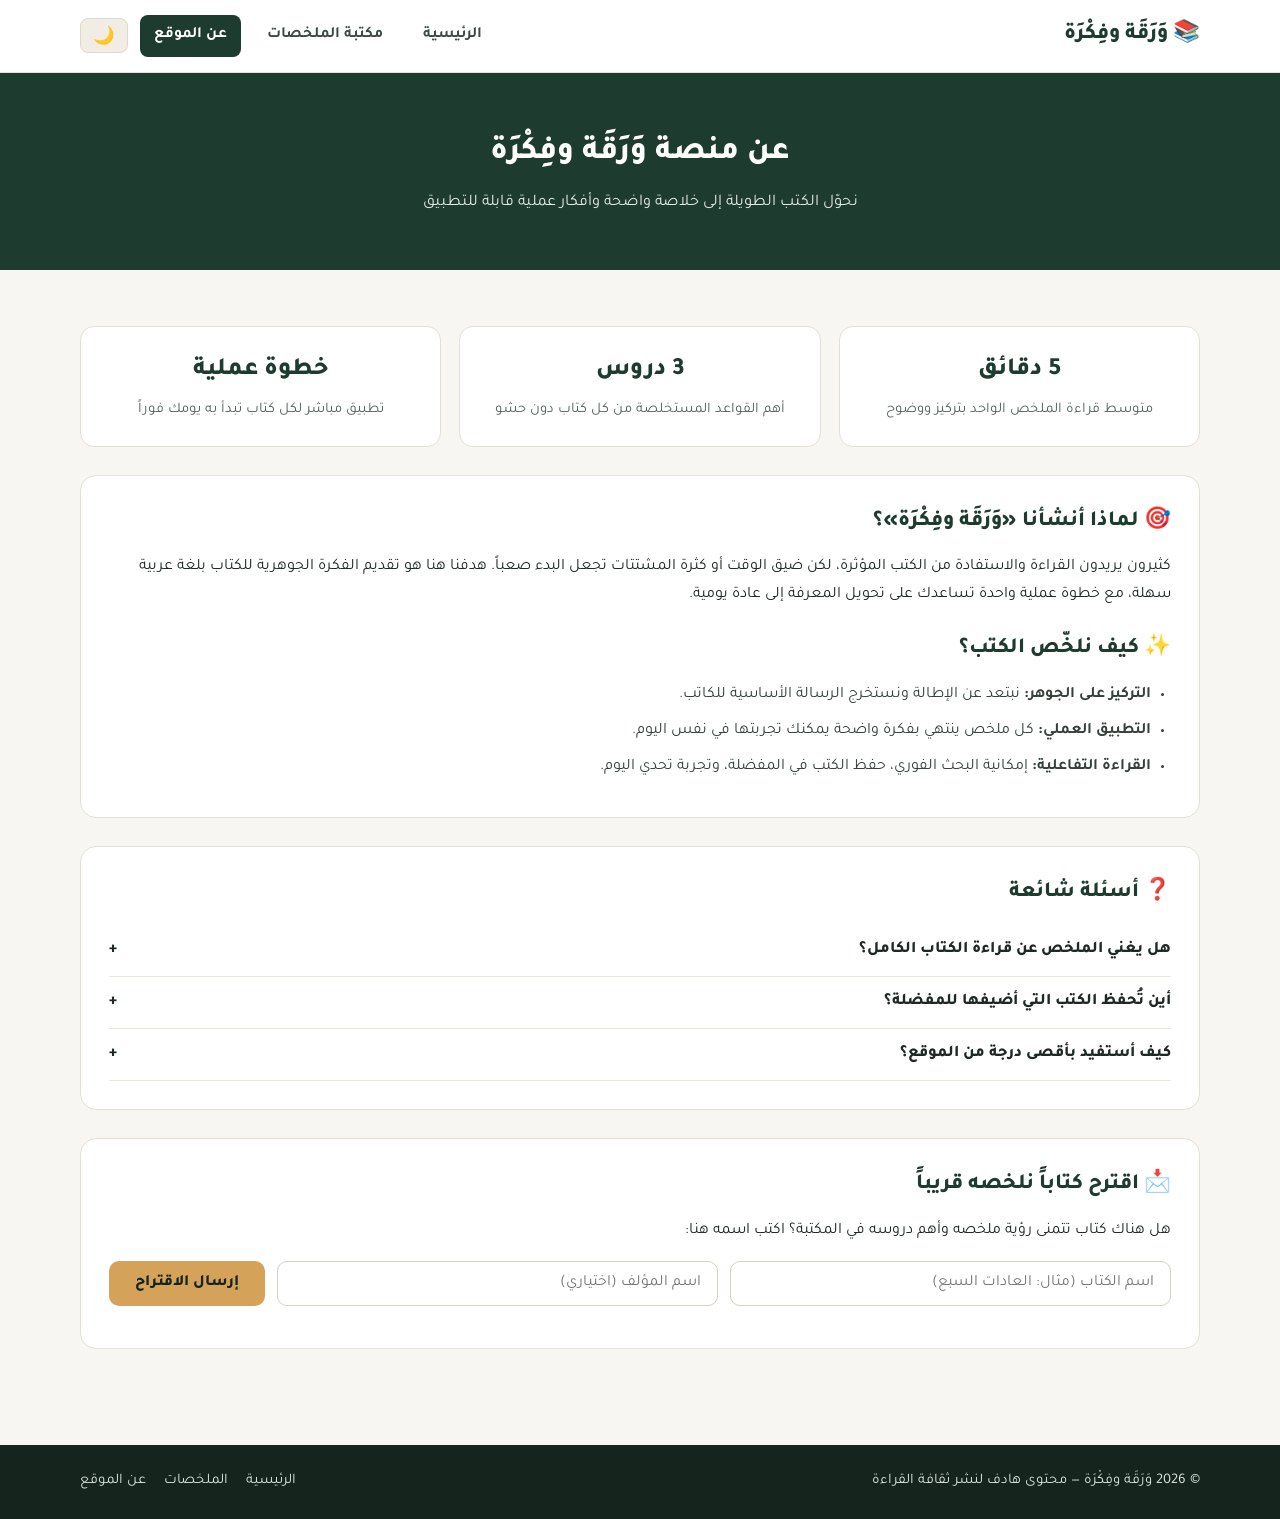
<file: about.html>
<!DOCTYPE html>
<html lang="ar" dir="rtl">
<head>
    <meta charset="UTF-8">
    <meta name="viewport" content="width=device-width, initial-scale=1.0">
    <title>عن الموقع | وَرَقَة وفِكْرَة</title>
    <link rel="stylesheet" href="style.css">
    <link href="https://fonts.googleapis.com/css2?family=Tajawal:wght@400;500;700;800&display=swap" rel="stylesheet">
</head>
<body>

    <!-- شريط تقدم القراءة -->
    <div id="readingProgress" class="reading-progress"></div>

    <!-- شريط التنقل -->
    <header class="navbar">
        <div class="container nav-content">
            <a href="index.html" class="logo">📚 وَرَقَة وفِكْرَة</a>
            <nav class="nav-links">
                <a href="index.html">الرئيسية</a>
                <a href="books.html">مكتبة الملخصات</a>
                <a href="about.html" class="active">عن الموقع</a>
                <button type="button" id="themeToggle" class="theme-btn" onclick="toggleDarkMode()" title="تبديل المظهر">🌙</button>
            </nav>
        </div>
    </header>

    <section class="page-banner">
        <div class="container">
            <h2>عن منصة وَرَقَة وفِكْرَة</h2>
            <p>نحوّل الكتب الطويلة إلى خلاصة واضحة وأفكار عملية قابلة للتطبيق</p>
        </div>
    </section>

    <main class="container section-space">
        <!-- بطاقات الأرقام والمميزات -->
        <div class="about-stats-grid">
            <div class="stat-card">
                <span class="stat-num">5 دقائق</span>
                <p>متوسط قراءة الملخص الواحد بتركيز ووضوح</p>
            </div>
            <div class="stat-card">
                <span class="stat-num">3 دروس</span>
                <p>أهم القواعد المستخلصة من كل كتاب دون حشو</p>
            </div>
            <div class="stat-card">
                <span class="stat-num">خطوة عملية</span>
                <p>تطبيق مباشر لكل كتاب تبدأ به يومك فوراً</p>
            </div>
        </div>

        <!-- التعريف والرسالة -->
        <div class="about-page-box">
            <h3>🎯 لماذا أنشأنا «وَرَقَة وفِكْرَة»؟</h3>
            <p>
                كثيرون يريدون القراءة والاستفادة من الكتب المؤثرة، لكن ضيق الوقت أو كثرة المشتتات تجعل البدء صعباً. هدفنا هنا هو تقديم الفكرة الجوهرية للكتاب بلغة عربية سهلة، مع خطوة عملية واحدة تساعدك على تحويل المعرفة إلى عادة يومية.
            </p>

            <h3>✨ كيف نلخّص الكتب؟</h3>
            <ul class="about-list">
                <li><strong>التركيز على الجوهر:</strong> نبتعد عن الإطالة ونستخرج الرسالة الأساسية للكاتب.</li>
                <li><strong>التطبيق العملي:</strong> كل ملخص ينتهي بفكرة واضحة يمكنك تجربتها في نفس اليوم.</li>
                <li><strong>القراءة التفاعلية:</strong> إمكانية البحث الفوري، حفظ الكتب في المفضلة، وتجربة تحدي اليوم.</li>
            </ul>
        </div>

        <!-- الأسئلة الشائعة التفاعلية -->
        <div class="about-page-box" style="margin-top: 28px;">
            <h3>❓ أسئلة شائعة</h3>
            
            <div class="faq-item">
                <button type="button" class="faq-question" onclick="toggleFaq(this)">
                    <span>هل يغني الملخص عن قراءة الكتاب الكامل؟</span>
                    <span class="faq-icon">+</span>
                </button>
                <div class="faq-answer">
                    <p>الملخص يمنحك الخريطة الذهنية وأهم الأفكار التطبيقية بسرعة، ويساعدك على اختيار الكتب التي تستحق أن تقرأها كاملة بتعمق لاحقاً.</p>
                </div>
            </div>

            <div class="faq-item">
                <button type="button" class="faq-question" onclick="toggleFaq(this)">
                    <span>أين تُحفظ الكتب التي أضيفها للمفضلة؟</span>
                    <span class="faq-icon">+</span>
                </button>
                <div class="faq-answer">
                    <p>تُحفظ تلقائياً في ذاكرة متصفحك المحلي (Local Storage) دون الحاجة لتسجيل حساب، وتبقى محفوظة حتى بعد إغلاق المتصفح.</p>
                </div>
            </div>

            <div class="faq-item">
                <button type="button" class="faq-question" onclick="toggleFaq(this)">
                    <span>كيف أستفيد بأقصى درجة من الموقع؟</span>
                    <span class="faq-icon">+</span>
                </button>
                <div class="faq-answer">
                    <p>اقرأ ملخصاً واحداً فقط في اليوم، واختر «الفكرة التطبيقية» الخاصة به ونفذها خلال 24 ساعة قبل الانتقال لكتاب آخر.</p>
                </div>
            </div>
        </div>

        <!-- نموذج اقتراح كتاب جديد -->
        <div class="about-page-box" style="margin-top: 28px;">
            <h3>📩 اقترح كتاباً نلخصه قريباً</h3>
            <p style="margin-bottom: 16px;">هل هناك كتاب تتمنى رؤية ملخصه وأهم دروسه في المكتبة؟ اكتب اسمه هنا:</p>

            <form id="suggestBookForm" class="suggest-form" onsubmit="submitBookSuggestion(event)">
                <input
                    type="text"
                    id="suggestedBookName"
                    class="search-input"
                    placeholder="اسم الكتاب (مثال: العادات السبع)"
                    required
                >
                <input
                    type="text"
                    id="suggestedAuthorName"
                    class="search-input"
                    placeholder="اسم المؤلف (اختياري)"
                >
                <button type="submit" class="btn">إرسال الاقتراح</button>
            </form>

            <p id="suggestionFeedback" class="suggestion-feedback" style="display: none;"></p>
            <ul id="userSuggestionsList" class="suggestions-list"></ul>
        </div>
    </main>

    <!-- التذييل -->
    <footer>
        <div class="container footer-content">
            <p>© 2026 وَرَقَة وفِكْرَة — محتوى هادف لنشر ثقافة القراءة</p>
            <div class="footer-links">
                <a href="index.html">الرئيسية</a>
                <a href="books.html">الملخصات</a>
                <a href="about.html">عن الموقع</a>
            </div>
        </div>
    </footer>

    <script src="script.js"></script>
</body>
</html>
</file>
<file: style.css>
/* الإعدادات العامة */
* {
    margin: 0;
    padding: 0;
    box-sizing: border-box;
}

html {
    scroll-behavior: smooth;
}

body {
    font-family: 'Tajawal', sans-serif;
    background-color: #f8f6f2;
    color: #1f2924;
    line-height: 1.75;
    transition: background-color 0.25s ease, color 0.25s ease;
}

.container {
    width: 90%;
    max-width: 1120px;
    margin: 0 auto;
}

.section-space {
    padding: 56px 0;
}

a {
    text-decoration: none;
    color: inherit;
}

/* شريط تقدم القراءة العلوي */
.reading-progress {
    position: fixed;
    top: 0;
    right: 0;
    height: 4px;
    width: 0%;
    background: linear-gradient(90deg, #d4a359, #234236);
    z-index: 2000;
    transition: width 0.1s linear;
}

/* شريط التنقل */
.navbar {
    background-color: #ffffff;
    border-bottom: 1px solid #e7e2d8;
    position: sticky;
    top: 0;
    z-index: 100;
    transition: background-color 0.25s ease, border-color 0.25s ease;
}

.nav-content {
    display: flex;
    justify-content: space-between;
    align-items: center;
    min-height: 72px;
    gap: 16px;
}

.logo {
    font-size: 1.35rem;
    font-weight: 800;
    color: #1d3b2f;
    white-space: nowrap;
}

.nav-links {
    display: flex;
    align-items: center;
    gap: 12px;
    flex-wrap: wrap;
}

.nav-links a {
    font-weight: 700;
    font-size: 0.98rem;
    color: #3d4a43;
    padding: 7px 14px;
    border-radius: 8px;
    transition: 0.2s ease;
}

.nav-links a:hover {
    background-color: #f1ede4;
    color: #1d3b2f;
}

.nav-links a.active {
    background-color: #1d3b2f;
    color: #ffffff;
}

/* زر الوضع الليلي */
.theme-btn {
    background-color: #f2ede4;
    border: 1px solid #dfd8cc;
    border-radius: 8px;
    padding: 6px 12px;
    font-size: 1.08rem;
    cursor: pointer;
    transition: all 0.2s ease;
}

.theme-btn:hover {
    background-color: #e4dccd;
}

/* قسم الترحيب في الرئيسية */
.hero {
    background: linear-gradient(rgba(20, 42, 33, 0.84), rgba(20, 42, 33, 0.88)),
                url("https://images.unsplash.com/photo-1524995997946-a1c2e315a42f?auto=format&fit=crop&w=1400&q=80") center/cover no-repeat;
    color: #ffffff;
    padding: 88px 0;
    text-align: center;
}

.badge {
    display: inline-block;
    background-color: rgba(212, 163, 89, 0.22);
    color: #f3d299;
    border: 1px solid rgba(212, 163, 89, 0.45);
    padding: 6px 16px;
    border-radius: 30px;
    font-size: 0.9rem;
    font-weight: 700;
    margin-bottom: 18px;
}

.hero h2 {
    font-size: 2.35rem;
    font-weight: 800;
    margin-bottom: 14px;
}

.hero p {
    max-width: 660px;
    margin: 0 auto 28px;
    font-size: 1.08rem;
    color: #e9efec;
}

.hero-actions {
    display: flex;
    justify-content: center;
    gap: 12px;
    flex-wrap: wrap;
}

.btn {
    display: inline-block;
    background-color: #d4a359;
    color: #16231d;
    font-weight: 800;
    padding: 12px 26px;
    border-radius: 10px;
    border: none;
    font-family: 'Tajawal', sans-serif;
    font-size: 0.98rem;
    cursor: pointer;
    transition: transform 0.2s ease, background-color 0.2s ease;
}

.btn:hover {
    background-color: #c49246;
    transform: translateY(-2px);
}

.btn-outline {
    background-color: transparent;
    color: #ffffff;
    border: 1.5px solid rgba(255, 255, 255, 0.55);
}

.btn-outline:hover {
    background-color: rgba(255, 255, 255, 0.12);
    color: #ffffff;
}

/* شريط التصنيفات */
.categories-bar {
    background-color: #efeae0;
    border-bottom: 1px solid #e2dbd0;
    padding: 16px 0;
}

.categories-list {
    display: flex;
    justify-content: center;
    flex-wrap: wrap;
    gap: 10px;
}

.cat-pill {
    background-color: #ffffff;
    color: #24362e;
    padding: 7px 15px;
    border-radius: 20px;
    font-size: 0.9rem;
    font-weight: 700;
    border: 1px solid #e2dbd0;
}

/* عناوين الأقسام */
.section-header {
    display: flex;
    justify-content: space-between;
    align-items: center;
    margin-bottom: 26px;
}

.section-title {
    font-size: 1.65rem;
    font-weight: 800;
    color: #1d3b2f;
}

.see-all {
    font-weight: 700;
    color: #9e6b22;
}

/* شبكة الكتب */
.books-grid {
    display: grid;
    grid-template-columns: repeat(auto-fit, minmax(280px, 1fr));
    gap: 24px;
}

.book-card {
    background-color: #ffffff;
    border-radius: 14px;
    overflow: hidden;
    border: 1px solid #e8e2d7;
    box-shadow: 0 6px 18px rgba(24, 39, 32, 0.05);
    display: flex;
    flex-direction: column;
    transition: transform 0.22s ease, box-shadow 0.22s ease;
}

.book-card.clickable {
    cursor: pointer;
}

.book-card:hover {
    transform: translateY(-5px);
    box-shadow: 0 12px 24px rgba(24, 39, 32, 0.1);
}

.book-cover {
    position: relative;
    height: 190px;
    overflow: hidden;
}

.book-cover img {
    width: 100%;
    height: 100%;
    object-fit: cover;
    transition: transform 0.3s ease;
}

.book-card:hover .book-cover img {
    transform: scale(1.04);
}

.tag {
    position: absolute;
    top: 12px;
    right: 12px;
    background-color: rgba(29, 59, 47, 0.9);
    color: #ffffff;
    font-size: 0.8rem;
    font-weight: 700;
    padding: 4px 12px;
    border-radius: 20px;
}

.book-body {
    padding: 20px;
    display: flex;
    flex-direction: column;
    flex: 1;
}

.card-top-row {
    display: flex;
    justify-content: space-between;
    align-items: flex-start;
    gap: 10px;
    margin-bottom: 4px;
}

.book-body h4 {
    font-size: 1.2rem;
    font-weight: 800;
    color: #1d3b2f;
}

.author {
    font-size: 0.9rem;
    color: #6b7670;
    margin-bottom: 12px;
    font-weight: 500;
}

.summary {
    font-size: 0.96rem;
    color: #36413b;
    margin-bottom: 14px;
    flex: 1;
}

.takeaway {
    background-color: #f7f3ea;
    border-right: 3.5px solid #d4a359;
    padding: 10px 12px;
    border-radius: 8px;
    font-size: 0.9rem;
    color: #2b352f;
    margin-bottom: 14px;
}

.read-more-btn {
    display: inline-block;
    font-weight: 800;
    font-size: 0.92rem;
    color: #1d3b2f;
    margin-top: auto;
}

/* زر المفضلة */
.fav-btn {
    font-family: 'Tajawal', sans-serif;
    background-color: #f5f1ea;
    border: 1px solid #dfd7c8;
    color: #234236;
    padding: 5px 11px;
    border-radius: 20px;
    font-size: 0.8rem;
    font-weight: 700;
    cursor: pointer;
    white-space: nowrap;
    transition: all 0.2s ease;
}

.fav-btn:hover {
    background-color: #ebe3d5;
}

.fav-btn.is-favorite {
    background-color: #fbe9e7;
    border-color: #e5a9a1;
    color: #9e2a2b;
}

.modal-fav-btn {
    margin-top: 6px;
    margin-bottom: 8px;
}

/* تحدي فكرة اليوم في الرئيسية */
.challenge-box {
    margin-top: 48px;
    background-color: #ffffff;
    border: 1px solid #e6dfd3;
    border-radius: 16px;
    padding: 28px;
    box-shadow: 0 6px 18px rgba(24, 39, 32, 0.05);
}

.challenge-header {
    display: flex;
    justify-content: space-between;
    align-items: flex-start;
    gap: 16px;
    margin-bottom: 18px;
    flex-wrap: wrap;
}

.challenge-header h3 {
    font-size: 1.45rem;
    font-weight: 800;
    color: #1d3b2f;
    margin-bottom: 4px;
}

.challenge-header p {
    color: #55625b;
    font-size: 0.96rem;
}

.challenge-status {
    background-color: #f2ede4;
    color: #55625b;
    padding: 6px 14px;
    border-radius: 20px;
    font-size: 0.88rem;
    font-weight: 700;
}

.challenge-status.done {
    background-color: #e1f3ea;
    color: #1b5e3a;
}

.challenge-options {
    display: flex;
    flex-wrap: wrap;
    gap: 10px;
    margin-bottom: 16px;
}

.challenge-chip {
    font-family: 'Tajawal', sans-serif;
    background-color: #f8f6f2;
    border: 1px solid #ddd5c7;
    color: #24362e;
    padding: 8px 16px;
    border-radius: 22px;
    font-size: 0.92rem;
    font-weight: 700;
    cursor: pointer;
    transition: all 0.2s ease;
}

.challenge-chip.active {
    background-color: #1d3b2f;
    color: #ffffff;
    border-color: #1d3b2f;
}

.challenge-active-text {
    background-color: #f7f3ea;
    padding: 12px 16px;
    border-radius: 10px;
    font-weight: 700;
    color: #23382f;
    margin-bottom: 16px;
}

/* قسم الاقتباسات */
.quotes-section {
    background-color: #efeae0;
    padding: 56px 0;
    border-top: 1px solid #e2dbd0;
}

.quotes-section .section-title {
    margin-bottom: 24px;
}

.quotes-grid {
    display: grid;
    grid-template-columns: repeat(auto-fit, minmax(260px, 1fr));
    gap: 20px;
}

.quote-card {
    background-color: #ffffff;
    padding: 22px;
    border-radius: 12px;
    border: 1px solid #e4ddd0;
    font-size: 0.98rem;
    color: #24332b;
    display: flex;
    flex-direction: column;
    justify-content: space-between;
    gap: 12px;
}

.quote-card span {
    font-size: 0.86rem;
    font-weight: 700;
    color: #7c6f60;
}

/* بانر الصفحات الداخلية */
.page-banner {
    background-color: #1d3b2f;
    color: #ffffff;
    padding: 52px 0;
    text-align: center;
}

.page-banner h2 {
    font-size: 2rem;
    font-weight: 800;
    margin-bottom: 8px;
}

.page-banner p {
    color: #e3ebe7;
    font-size: 1.02rem;
}

/* شريط البحث والتصفية في صفحة الكتب */
.filter-bar {
    display: flex;
    gap: 12px;
    margin-bottom: 16px;
    flex-wrap: wrap;
}

.search-input {
    flex: 1;
    min-width: 220px;
    padding: 12px 16px;
    border-radius: 10px;
    border: 1px solid #d8d0c2;
    background-color: #ffffff;
    color: #1f2924;
    font-family: 'Tajawal', sans-serif;
    font-size: 0.98rem;
}

.category-select {
    padding: 12px 16px;
    border-radius: 10px;
    border: 1px solid #d8d0c2;
    background-color: #ffffff;
    color: #1f2924;
    font-family: 'Tajawal', sans-serif;
    font-size: 0.98rem;
    font-weight: 700;
    cursor: pointer;
}

.fav-filter-btn {
    font-family: 'Tajawal', sans-serif;
    padding: 12px 18px;
    border-radius: 10px;
    border: 1px solid #d8d0c2;
    background-color: #ffffff;
    color: #234236;
    font-size: 0.95rem;
    font-weight: 700;
    cursor: pointer;
    transition: all 0.2s ease;
}

.fav-filter-btn.active {
    background-color: #9e2a2b;
    border-color: #9e2a2b;
    color: #ffffff;
}

.results-counter {
    font-size: 0.92rem;
    font-weight: 700;
    color: #5b6861;
    margin-bottom: 20px;
}

.no-results {
    background-color: #ffffff;
    border: 1px solid #e4ddd0;
    border-radius: 12px;
    padding: 28px;
    text-align: center;
    font-weight: 700;
    margin-bottom: 24px;
}

/* صفحة عن الموقع */
.about-stats-grid {
    display: grid;
    grid-template-columns: repeat(auto-fit, minmax(220px, 1fr));
    gap: 18px;
    margin-bottom: 28px;
}

.stat-card {
    background-color: #ffffff;
    border: 1px solid #e6dfd3;
    border-radius: 14px;
    padding: 22px;
    text-align: center;
}

.stat-num {
    display: block;
    font-size: 1.55rem;
    font-weight: 800;
    color: #1d3b2f;
    margin-bottom: 6px;
}

.stat-card p {
    font-size: 0.92rem;
    color: #55625b;
}

.about-page-box {
    background-color: #ffffff;
    border: 1px solid #e6dfd3;
    border-radius: 16px;
    padding: 28px;
}

.about-page-box h3 {
    font-size: 1.35rem;
    font-weight: 800;
    color: #1d3b2f;
    margin-bottom: 12px;
}

.about-page-box h3:not(:first-child) {
    margin-top: 22px;
}

.about-list {
    padding-right: 20px;
    color: #36413b;
}

.about-list li {
    margin-bottom: 8px;
}

/* الأسئلة الشائعة */
.faq-item {
    border-bottom: 1px solid #ece6da;
    padding: 12px 0;
}

.faq-question {
    width: 100%;
    background: none;
    border: none;
    font-family: 'Tajawal', sans-serif;
    font-size: 1.02rem;
    font-weight: 800;
    color: #1f2924;
    display: flex;
    justify-content: space-between;
    align-items: center;
    cursor: pointer;
    text-align: right;
    padding: 4px 0;
}

.faq-answer {
    display: none;
    padding-top: 8px;
    color: #49564f;
    font-size: 0.95rem;
}

.faq-item.open .faq-answer {
    display: block;
}

/* نموذج اقتراح كتاب */
.suggest-form {
    display: flex;
    gap: 12px;
    flex-wrap: wrap;
}

.suggestion-feedback {
    margin-top: 12px;
    color: #1b5e3a;
    font-weight: 700;
    font-size: 0.94rem;
}

.suggestions-list {
    list-style: none;
    margin-top: 14px;
    display: flex;
    flex-direction: column;
    gap: 8px;
}

.suggestions-list li {
    background-color: #f7f3ea;
    padding: 10px 14px;
    border-radius: 8px;
    font-size: 0.92rem;
    font-weight: 700;
    color: #24362e;
}

/* النافذة المنبثقة (Modal) */
.modal {
    display: none;
    position: fixed;
    inset: 0;
    background-color: rgba(12, 20, 16, 0.72);
    z-index: 1000;
    padding: 20px;
    overflow-y: auto;
}

.modal.show {
    display: flex;
    justify-content: center;
    align-items: flex-start;
}

.modal-content {
    background-color: #ffffff;
    color: #1f2924;
    width: 100%;
    max-width: 640px;
    border-radius: 16px;
    padding: 26px;
    position: relative;
    margin: 30px auto;
    box-shadow: 0 20px 45px rgba(0, 0, 0, 0.25);
}

.close-btn {
    position: absolute;
    top: 16px;
    left: 16px;
    width: 36px;
    height: 36px;
    border-radius: 50%;
    border: none;
    background-color: #f0ece3;
    color: #1f2924;
    font-size: 1.35rem;
    cursor: pointer;
    display: grid;
    place-items: center;
}

.modal-img {
    width: 100%;
    height: 220px;
    object-fit: cover;
    border-radius: 12px;
    margin-bottom: 14px;
}

.modal-tag {
    position: static;
    display: inline-block;
    margin-bottom: 8px;
}

.modal-content h2 {
    font-size: 1.65rem;
    font-weight: 800;
    color: #1d3b2f;
}

.modal-section {
    margin-top: 18px;
}

.modal-section h4 {
    font-size: 1.08rem;
    font-weight: 800;
    color: #1d3b2f;
    margin-bottom: 8px;
}

.modal-list {
    padding-right: 20px;
    color: #36413b;
}

.modal-list li {
    margin-bottom: 6px;
}

.modal-quote {
    margin-top: 20px;
    background-color: #f7f3ea;
    border-right: 4px solid #d4a359;
    padding: 14px 16px;
    border-radius: 10px;
    font-weight: 700;
    color: #24362e;
}

/* التذييل */
footer {
    background-color: #15241d;
    color: #dce5e0;
    padding: 24px 0;
    margin-top: 40px;
}

.footer-content {
    display: flex;
    justify-content: space-between;
    align-items: center;
    flex-wrap: wrap;
    gap: 12px;
    font-size: 0.92rem;
}

.footer-links {
    display: flex;
    gap: 18px;
}

.footer-links a:hover {
    color: #e6c285;
}

/* الوضع الليلي (Dark Mode) */
body.dark-mode {
    background-color: #121715;
    color: #e6ebe8;
}

body.dark-mode .navbar {
    background-color: #19211e;
    border-bottom-color: #283530;
}

body.dark-mode .logo,
body.dark-mode .section-title,
body.dark-mode .see-all,
body.dark-mode .book-body h4,
body.dark-mode .read-more-btn,
body.dark-mode .modal-content h2,
body.dark-mode .modal-section h4,
body.dark-mode .about-page-box h3,
body.dark-mode .challenge-header h3,
body.dark-mode .stat-num {
    color: #e6c285;
}

body.dark-mode .nav-links a {
    color: #cfd8d3;
}

body.dark-mode .nav-links a:hover {
    background-color: #24302b;
    color: #ffffff;
}

body.dark-mode .nav-links a.active {
    background-color: #d4a359;
    color: #141917;
}

body.dark-mode .theme-btn {
    background-color: #24302b;
    border-color: #364740;
    color: #ffffff;
}

body.dark-mode .categories-bar,
body.dark-mode .quotes-section {
    background-color: #171e1b;
    border-color: #283530;
}

body.dark-mode .cat-pill,
body.dark-mode .book-card,
body.dark-mode .quote-card,
body.dark-mode .modal-content,
body.dark-mode .about-page-box,
body.dark-mode .challenge-box,
body.dark-mode .stat-card,
body.dark-mode .search-input,
body.dark-mode .category-select,
body.dark-mode .fav-filter-btn,
body.dark-mode .no-results,
body.dark-mode .challenge-chip {
    background-color: #1b2420;
    border-color: #2c3b35;
    color: #e6ebe8;
}

body.dark-mode .challenge-chip.active {
    background-color: #d4a359;
    border-color: #d4a359;
    color: #141917;
}

body.dark-mode .summary,
body.dark-mode .about-list,
body.dark-mode .modal-list,
body.dark-mode .faq-answer,
body.dark-mode .challenge-header p,
body.dark-mode .stat-card p,
body.dark-mode .results-counter {
    color: #c4cfca;
}

body.dark-mode .author,
body.dark-mode .quote-card span,
body.dark-mode .faq-question {
    color: #dce4df;
}

body.dark-mode .takeaway,
body.dark-mode .modal-quote,
body.dark-mode .challenge-active-text,
body.dark-mode .suggestions-list li {
    background-color: #232e29;
    color: #f0dfb9;
}

body.dark-mode .fav-btn {
    background-color: #25312c;
    border-color: #374841;
    color: #e6c285;
}

body.dark-mode .fav-btn.is-favorite {
    background-color: #3d2224;
    border-color: #7a3b40;
    color: #ff9e9e;
}

body.dark-mode .close-btn {
    background-color: #2c3b35;
    color: #ffffff;
}

body.dark-mode .faq-item {
    border-bottom-color: #283530;
}

/* استجابة الموبايل */
@media (max-width: 640px) {
    .hero h2 {
        font-size: 1.75rem;
    }

    .nav-content {
        padding: 10px 0;
    }

    .modal-content {
        padding: 20px;
    }
}
</file>
